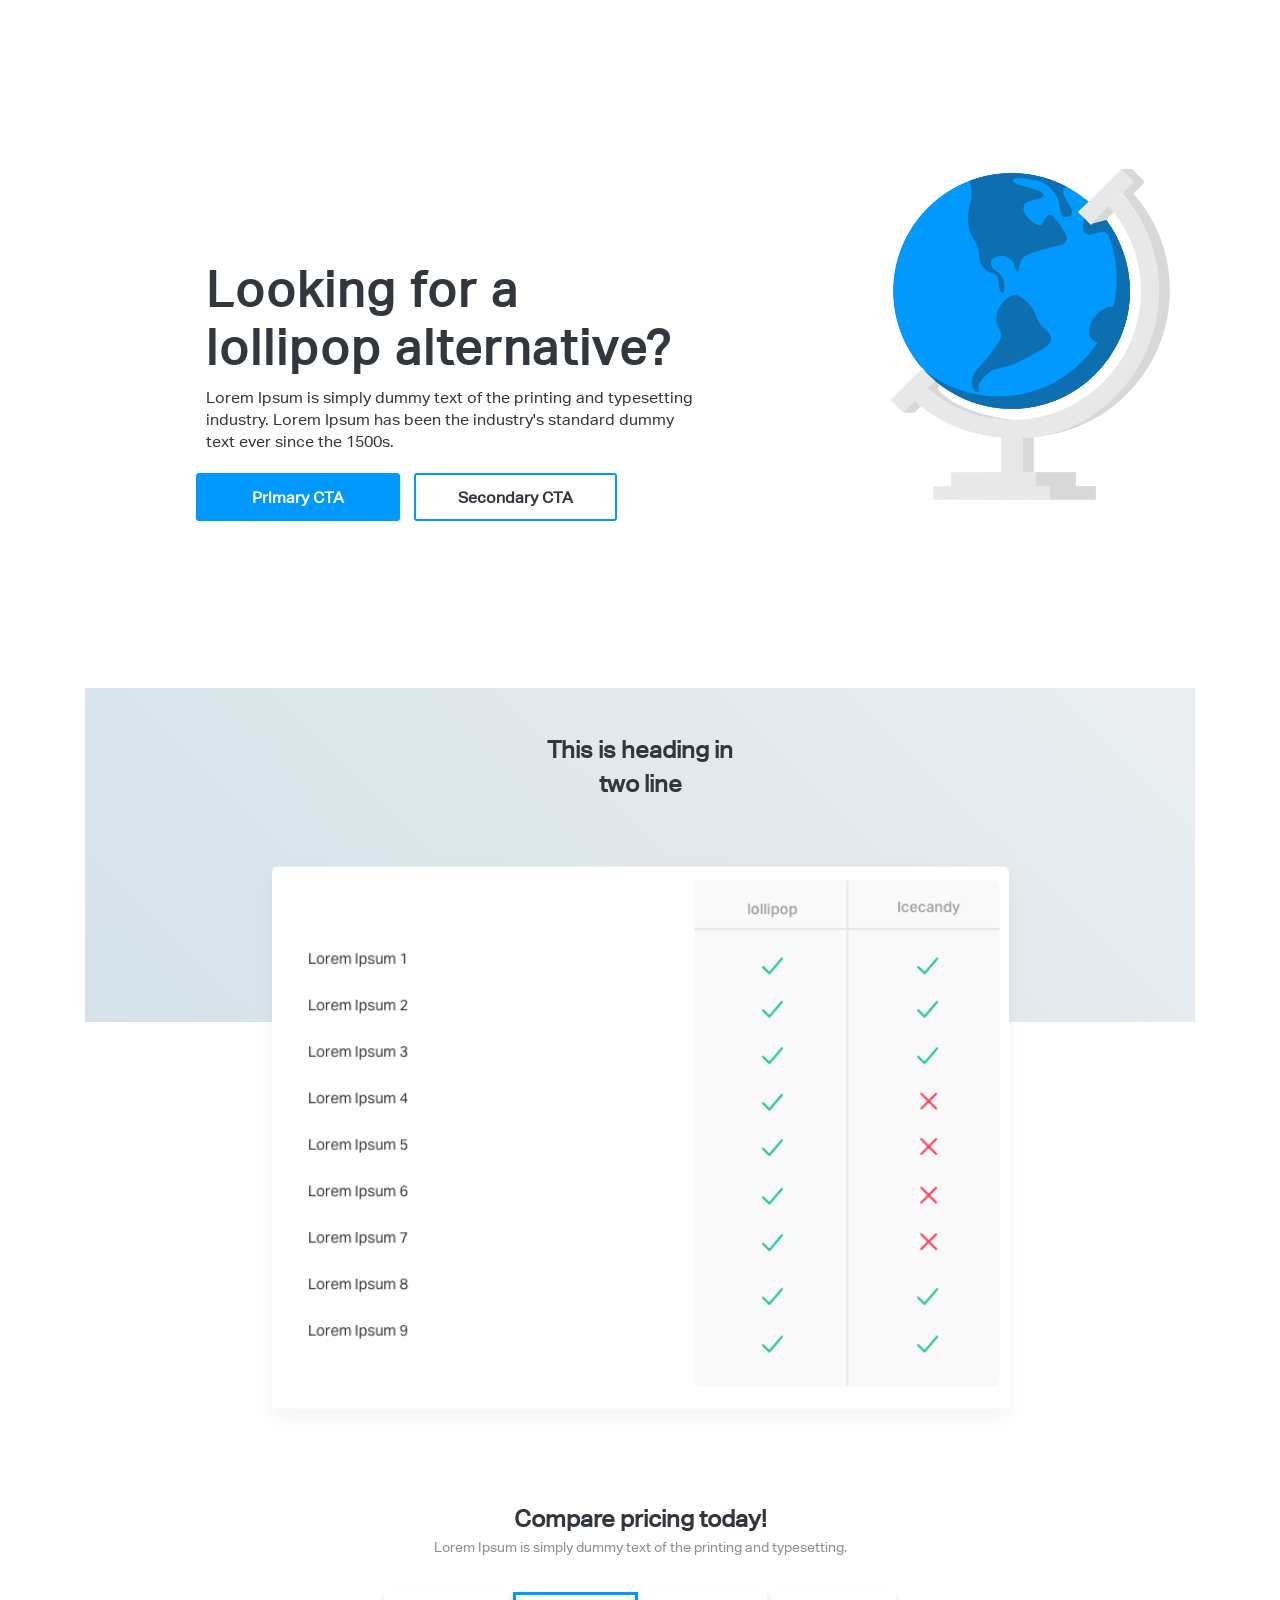
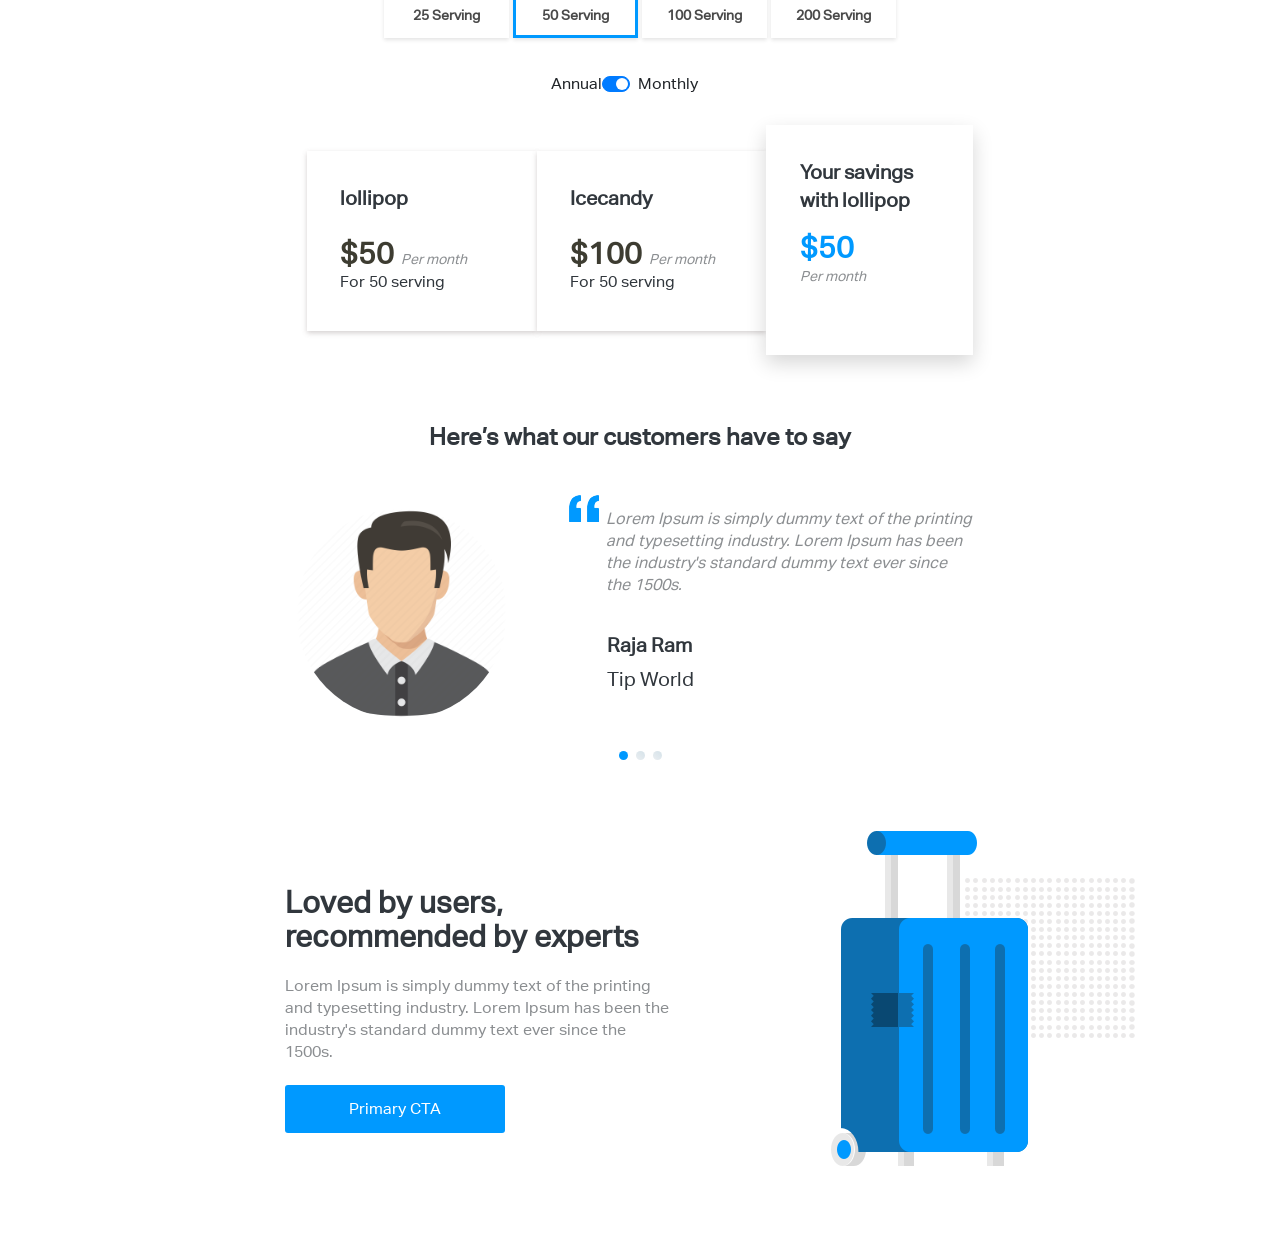
<file: index.html>
<html lang="en">
<head>
    <meta charset="UTF-8">
    <title>Document</title>
    <link rel="stylesheet" href="includes/reset.css">
    <link rel="stylesheet" href="https://stackpath.bootstrapcdn.com/bootstrap/4.4.1/css/bootstrap.min.css">
    <link rel="stylesheet" href="includes/style.css">
    
</head>
<body>

    <!-- Top section starts -->
    <section class="container section top">
        
            <span class="top-content left">
                <div class="looking-for-a-lollip">Looking for a lollipop alternative?</div>
                <div class="body">Lorem Ipsum is simply dummy text of the printing and typesetting industry. Lorem Ipsum has been the industry's standard dummy text ever since the 1500s.</div>
                <button class="primary">Primary CTA</button>
                <button class="secondry">Secondary CTA</button>
            </span>
            <span class="top-content right" id="content-desktop">
                <img  src="assets/images/globe.png" alt="globe-icon" >
            </span >  
     
    </section>
    <!-- Top section ends -->

    <!-- mid section 1 starts -->
    <section class="container mid">
        <div class="bg">
            <div class="head-in-two">This is heading in<br> two line</div>
            <!-- <div class="rectangle">
                <table class="my-table" cellspacing="0" cellpadding="0">
                    <colgroup>
                        <col span="1" style="background-color : white;">
                        <col span="2" style="background-color : #F9F9F9; border: 1px black solid; border-collapse: collapse;">
                      </colgroup>
                    <tr>
                      <th></th>
                      <th>lollipop</th> 
                      <th>Icecandy</th>
                    </tr>
                    <tr>
                      <td>Jill</td>
                      <td>Smith</td>
                      <td>50</td>
                    </tr>
                    <tr>
                      <td>Eve</td>
                      <td>Jackson</td>
                      <td>94</td>
                    </tr>
                    <tr>
                      <td>John</td>
                      <td>Doe</td>
                      <td>80</td>
                    </tr>
                  </table>
            </div> -->
            <img src="assets/images/table.png" alt="Table Compare" width="70%">
        </div>
    </section>
<!-- mid section 1 ends -->

<!-- mid section 2 starts -->
    <section class="container mid-section-2">
        <div class="compare-price">Compare pricing today!</div>
        <div class="loreum-subtext">Lorem Ipsum is simply dummy text of the printing and typesetting.</div>
        <div id="serving">
            <button name="25" class="button-select" onclick="together()">25 Serving</button>
            <button name="50" class="button-select active" onclick="together()">50 Serving</button>
            <button name="100" class="button-select" onclick="together()">100 Serving</button>
            <button name="200" class="button-select" onclick="together()">200 Serving</button>
        </div>
        <!-- Default switch -->
        <div class="toggle">
            <div>
                <span>
                    Annual
                </span>
                <span class="custom-control custom-switch ">
                    <input type="checkbox" class="custom-control-input" id="customSwitches" checked>
                    <label class="custom-control-label" for="customSwitches">Monthly</label>
                </span>
            </div>
        </div>

        <div class="cards">
            <div class="lollipop">
                <div class="text-head">lollipop</div>
                <div><span class="price" id="lollipop-price">$50 </span><span class="sub-it">Per month</span></div>
                <div class="sub-text">For 50 serving</div>
            </div>
            <div class="icecandy">
                <div class="text-head">Icecandy</div>
                <div><span class="price" id="icecandy-price">$100 </span><span class="sub-it">Per month</span></div>
                <div class="sub-text">For 50 serving</div>
            </div>
            <div class="savings">
                <div class="head-text">Your savings<br>with lollipop</div>
                <div><span class="saved" id="saved-price">$50</span></div>
                <div class="sub-it">Per month</div>
            </div>
        </div>
        
    </section>
<!-- mid section 2 ends -->

<!-- mid section 3 starts -->
    <section class="container customer-section">
        <div class="customer">Here’s what our customers have to say </div>
        
        <div class="slideshow-container1">
            <!-- Full-width images with number and caption text -->

            <div class="mySlides1 fade1 card-holder" id="holder">
                <span class="round-image"><img src="assets/images/man_4-512.webp" alt="man it" width="50%"></span>
                <span class="detail">
                    <div style="display: flex;"><img style="margin-top: -20px;" src="assets/images/comma.png" alt="comma" height="10%"><div class="detail-content">Lorem Ipsum is simply dummy text of the printing and typesetting industry. Lorem Ipsum has been the industry's standard dummy text ever since the 1500s.</div></div>
                    <div class="name">Raja Ram</div>
                    <div class="desig">Tip World</div>
                </span>
            </div>

            <div class="mySlides1 fade1 card-holder" id="holder">
                <span class="round-image"><img src="assets/images/man_4-512.webp" alt="man it" width="50%"></span>
                <span class="detail">
                    <div style="display: flex;"><img style="margin-top: -20px;" src="assets/images/comma.png" alt="comma" height="10%"><div class="detail-content">Lorem Ipsum is simply dummy text of the printing and typesetting industry. Lorem Ipsum has been the industry's standard dummy text ever since the 1500s.</div></div>
                    <div class="name">Ujjwal Batra</div>
                    <div class="desig">Tip World</div>
                </span>
            </div>

            <div class="mySlides1 fade1 card-holder" id="holder">
                <span class="round-image"><img src="assets/images/man_4-512.webp" alt="man it" width="50%"></span>
                <span class="detail">
                    <div style="display: flex;"><img style="margin-top: -20px;" src="assets/images/comma.png" alt="comma" height="10%"><div class="detail-content">Lorem Ipsum is simply dummy text of the printing and typesetting industry. Lorem Ipsum has been the industry's standard dummy text ever since the 1500s.</div></div>
                    <div class="name">Navdish Batra</div>
                    <div class="desig">Tip World</div>
                </span>
            </div>

          </div>
          <br>
          
          <!-- The dots/circles -->
          <div style="text-align:center">
            <span class="dot" onclick="currentSlide(1)"></span>
            <span class="dot" onclick="currentSlide(2)"></span>
            <span class="dot" onclick="currentSlide(3)"></span>
          </div>
    </section>
<!-- mid section 3 ends -->


<!-- end section -->
    <section class="container end-section">
        <div style="display: flex;">
            <div class="detail-2">
                <div class="head-bot">Loved by users, <br>recommended by experts</div>
                <div class="detail-content-2">Lorem Ipsum is simply dummy text of the printing and typesetting industry. Lorem Ipsum has been the industry's standard dummy text ever since the 1500s.</div>
                <button class="primary bottom">Primary CTA</button>
            </div>
            <div class="image-2"><img src="assets/images/baggage.png" alt="baggage" width=""></div>
        </div>
    </section>


    <script src="includes/js/main.js"></script>
    
</body>
</html>
</file>
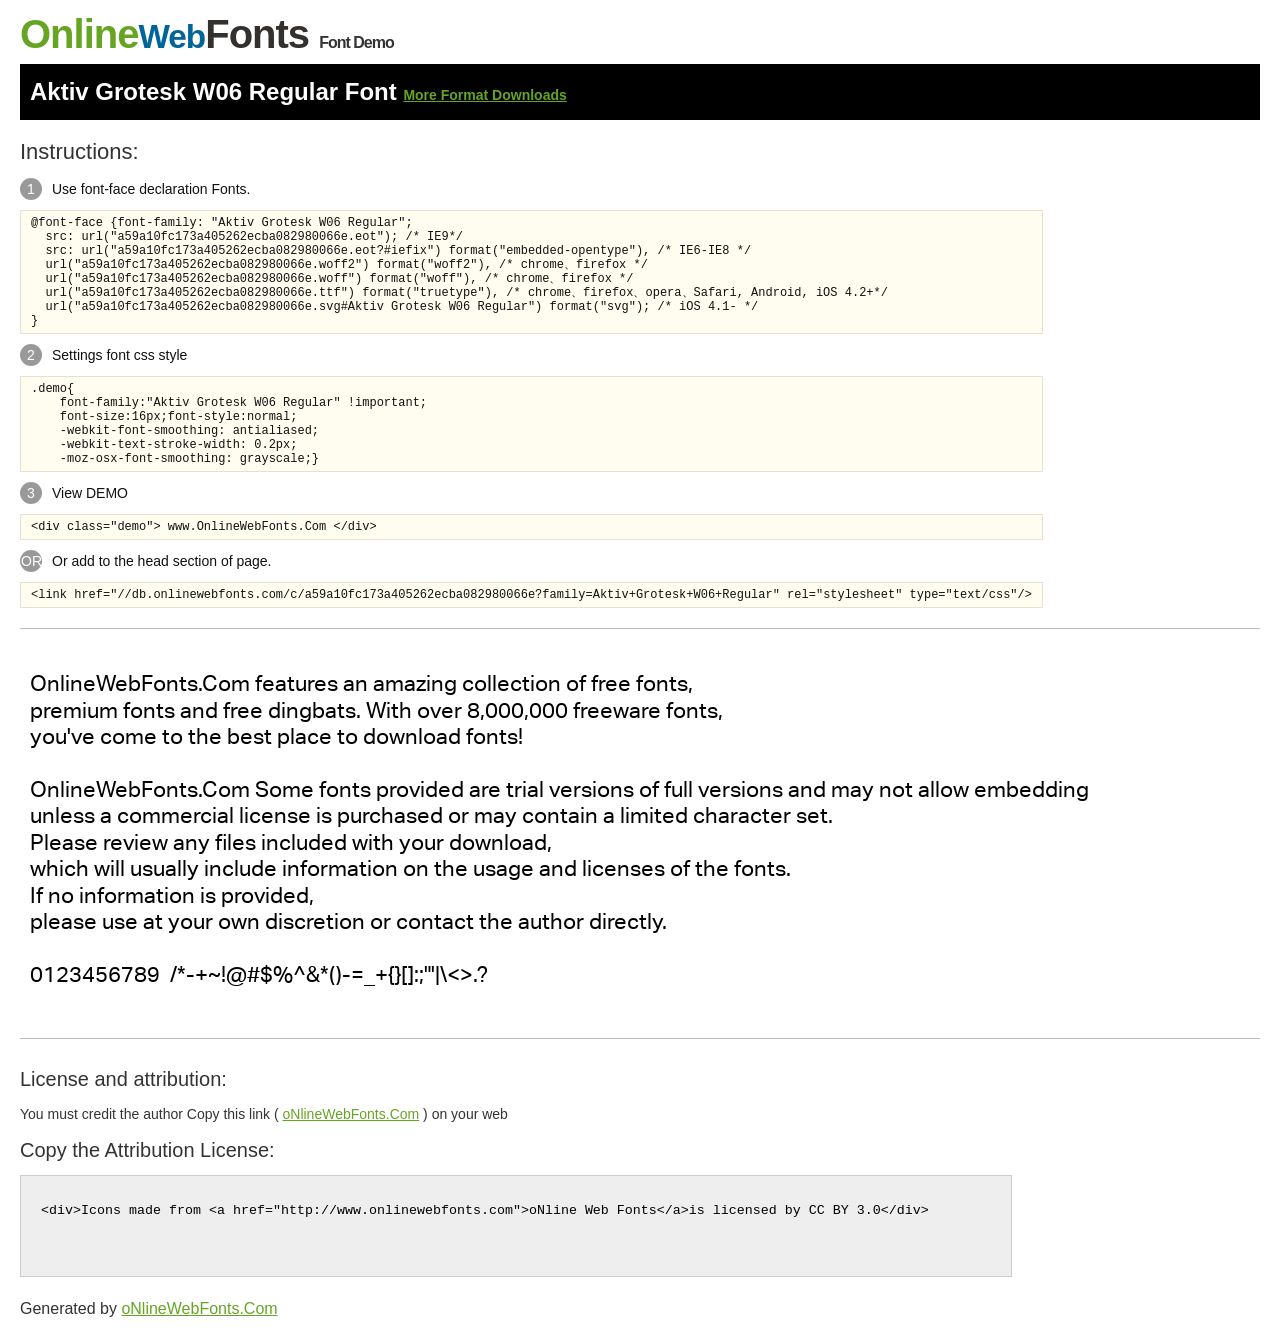
<file: assets/fonts/AktivGrotesk/@font-face/Demo.html>
<!DOCTYPE html>
<html>
<head>
<meta charset="utf-8"/>
<title>Aktiv Grotesk W06 Regular Font - OnlineWebFonts.COM</title>
<style type="text/css">
@font-face {font-family: "Aktiv Grotesk W06 Regular";
  src: url("a59a10fc173a405262ecba082980066e.eot"); /* IE9*/
  src: url("a59a10fc173a405262ecba082980066e.eot?#iefix") format("embedded-opentype"), /* IE6-IE8 */
  url("a59a10fc173a405262ecba082980066e.woff2") format("woff2"), /* chrome、firefox */
  url("a59a10fc173a405262ecba082980066e.woff") format("woff"), /* chrome、firefox */
  url("a59a10fc173a405262ecba082980066e.ttf") format("truetype"), /* chrome、firefox、opera、Safari, Android, iOS 4.2+*/
  url("a59a10fc173a405262ecba082980066e.svg#Aktiv Grotesk W06 Regular") format("svg"); /* iOS 4.1- */
}
*{margin:0;padding:0;list-style:none;}pre{border:solid 1px #e7e1cd;background-color:#fffdef;overflow:auto;font-size:12px;line-height:14px;margin-top:10px;margin-right:0;margin-bottom:10px;margin-left:0;padding-top:5px;padding-right:10px;padding-bottom:5px;padding-left:10px;}.demo pre{color:#000;line-height: 1.2em;font-family:"Aktiv Grotesk W06 Regular"!important;font-size:22px;background-color:#FFF;border-top-width:0px;border-right-width:0px;border-bottom-width:0px;border-left-width:0px;}body{font-family:sans-serif;line-height:1.5;font-size:16px;padding:20px;color:#333;}:hover,:before,:after{-webkit-transition:all 0.1s ease-in;-moz-transition:all 0.1s ease-in;-ms-transition:all 0.1s ease-in;-o-transition:all 0.1s ease-in;transition:all 0.1s ease-in;}*{-moz-box-sizing:border-box;-webkit-box-sizing:border-box;box-sizing:border-box;margin:0;padding:0;}a{color:#66A523;}h1.logo{font-size:40px;letter-spacing:-1px;margin-top:-16px;}h1.logo strong{font-size:16px;font-family:sans-serif;color:#333;}h1.logo a{color:#34302d;text-decoration:none;}h1.logo a span{color:#66A523;}h1.logo a small{color:#006699;}.info{float:left;font-size:14px;margin-top:15px;}.info ul{margin-left:0px;color:#111;margin-bottom:20px;}.info .exs{font-size:12px;color:#666;margin-left:35px;display:block;}.info ul li{margin-top:10px;list-style:none;}.info .numno{color:#fff;border-radius:20px;padding:1px;display:inline-block;width:22px;height:22px;text-align:center;margin-right:10px;background-color:#999999;}.info ul strong{font-weight:normal;color:#000;}.info .inst{font-size:22px;margin-bottom:10px;}.demo{float:left;width:100%;height:auto;border-top-width:1px;border-top-style:solid;border-top-color:#bbb;border-bottom-width:1px;border-bottom-style:solid;border-bottom-color:#bbb;padding-bottom:10px;}.demo .demo_svg{float:left;height:auto;width:100px;margin-right:5px;margin-left:5px;margin-bottom:10px;}.demo .demo_svg i{float:left;height:80px;width:80px;text-align:center;font-size:40px;margin-left:10px;line-height:80px;color:#777;}.demo .demo_svg .code{float:left;height:20px;width:100%;overflow:hidden;text-align:center;line-height:20px;font-size:11px;color:#666;}.demo .demo_svg .txt{float:left;height:20px;width:100%;font-size:11px;text-align:center;white-space:nowrap;overflow:hidden;line-height:20px;}.demo .demo_svg:hover i{font-size:60px;color:#333;}.by{padding-top:15px;float:left;width:100%;margin-top:10px;margin-right:0;margin-bottom:10px;margin-left:0;}.by{margin-bottom:10px;font-size:20px;}.by .attr{font-size:14px;color:#333;padding-top:10px;padding-bottom:10px;}textarea{width:80%;height:auto;border:1px solid #CCC;resize:none;background:#EEE;padding:20px;float:left;margin-top:10px;line-height:30px;}#footer{float:left;width:100%;margin-top:10px;padding-bottom:20px;}h2{background-color:#000;padding-top:10px;padding-bottom:10px;padding-left:10px;color:#FFF;}
</style>
</head>
<body>
<h1 class="logo"> <a href="http://www.onlinewebfonts.com/"> <span>Online</span><small>Web</small>Fonts</a> <strong>Font Demo</strong></h1>
<h2>
Aktiv Grotesk W06 Regular Font <a style="font-size:14px;" href="http://www.onlinewebfonts.com/download/a59a10fc173a405262ecba082980066e" target="_blank">More Format Downloads</a></h2>
<div class="info">
  <div class="inst">Instructions:</div>
  <ul>
    <li>
      <p> <span class="numno">1</span>Use font-face declaration Fonts.<br />
        <span class="exs">
        <pre>
@font-face {font-family: "Aktiv Grotesk W06 Regular";
  src: url("a59a10fc173a405262ecba082980066e.eot"); /* IE9*/
  src: url("a59a10fc173a405262ecba082980066e.eot?#iefix") format("embedded-opentype"), /* IE6-IE8 */
  url("a59a10fc173a405262ecba082980066e.woff2") format("woff2"), /* chrome、firefox */
  url("a59a10fc173a405262ecba082980066e.woff") format("woff"), /* chrome、firefox */
  url("a59a10fc173a405262ecba082980066e.ttf") format("truetype"), /* chrome、firefox、opera、Safari, Android, iOS 4.2+*/
  url("a59a10fc173a405262ecba082980066e.svg#Aktiv Grotesk W06 Regular") format("svg"); /* iOS 4.1- */
}
</pre>
      </span> 
    </li>
    <li>
      <p> <span class="numno">2</span>Settings font css style <br />
      <span class="exs">
<pre>
.demo{
    font-family:"Aktiv Grotesk W06 Regular" !important;
    font-size:16px;font-style:normal;
    -webkit-font-smoothing: antialiased;
    -webkit-text-stroke-width: 0.2px;
    -moz-osx-font-smoothing: grayscale;}
</pre>
      </span> 
    </li>
    <li>
      <p> <span class="numno">3</span>View DEMO <br />
      <span class="exs"><pre>
&lt;div class="demo"&gt; www.OnlineWebFonts.Com &lt;/div&gt;
</pre></span> 
    </li>
    <li>
      <p> <span class="numno">OR</span>Or add to the head section of page. <br />
      <span class="exs"><pre>
&lt;link href="//db.onlinewebfonts.com/c/a59a10fc173a405262ecba082980066e?family=Aktiv+Grotesk+W06+Regular" rel="stylesheet" type="text/css"/&gt;
</pre></span> 
    </li>
  </ul>
</div>
<div class="demo">
<pre>

OnlineWebFonts.Com features an amazing collection of free fonts,
premium fonts and free dingbats. With over 8,000,000 freeware fonts, 
you've come to the best place to download fonts! 

OnlineWebFonts.Com Some fonts provided are trial versions of full versions and may not allow embedding 
unless a commercial license is purchased or may contain a limited character set. 
Please review any files included with your download, 
which will usually include information on the usage and licenses of the fonts. 
If no information is provided, 
please use at your own discretion or contact the author directly. 

0123456789  /*-+~!@#$%^&*()-=_+{}[]:;"'|\<>.?

</pre>
</div>

<div class="by">
<div class="by_title">License and attribution:</div>
<div class="attr">You must credit the author Copy this link ( <a href="http://www.onlinewebfonts.com" target="_blank">oNlineWebFonts.Com</a> ) on your web </div><div class="usetitle">Copy the Attribution License:</div>
<textarea onclick="this.focus();this.select();">&lt;div&gt;Icons made from &lt;a href="http://www.onlinewebfonts.com"&gt;oNline Web Fonts&lt;/a&gt;is licensed by CC BY 3.0&lt;/div&gt;</textarea>
</div>
<div id="footer">
    <div>Generated by <a href="http://www.onlinewebfonts.com" target="_blank">oNlineWebFonts.Com</a></div>
</div>
</body>
</html>
</file>
<file: includes/style.css>
@font-face {
    font-family: "AktivGrotesk";
    src: url("../assets/fonts/AktivGrotesk/AktivGroteskW06Regular/AktivGroteskW06Regular.woff");
}
body{
    font-family: AktivGrotesk;
}

/* top section */
.section{
    display: flex;
    margin-right: 0 10%;
}

.top-content{
    margin-top: 140px;
    padding: 2%;
}

.left{
    flex: 2;
    padding: 10%;
}

.right{
    flex: 1;
    margin-top: 120px;
}

.looking-for-a-lollip, .body{
    color: #31373D;
    width: 489px;
    text-align: left;
    text-shadow: 2px 2px 4px rgba(59, 59, 59, 0);
}

.looking-for-a-lollip{
    font-size: 300%;
    font-weight: 700;
    line-height: 58px;
    margin: 10px;
    letter-spacing: 2px;
}

.body{ 
    font-size: 16px;
    font-weight: 400;
    line-height: 22px;
    margin: 10px;
    margin-bottom: 20px;
}

.left button{
    /* margin: 10px; */
    border-radius: 3px;
    width: 40%;
    height: 48px;
    text-align: center;
    font-weight: 700;
    font-size: 100%;
    line-height: 19px;
}
.primary{
    background-color: #0099FF;
    color: #FFFFFF;
    text-align: center;
    border: none;
    margin-right: 10px;
}
.secondry{
    color: #31373D;
    border: none;
    border: 2px solid #0099FF;
    background-color: rgb(255, 255, 255);
    border-radius: 3px;
    /* width: 222px; */
    /* height: 48px; */
}
@media screen and (max-width: 768px) {

    #content-desktop {display: none;}
        
    
    }

/* top section ends */


/* mid section 1 */
.bg{
    /* background-image: linear-gradient(44.59deg, #D5E2E9 0%, #EAEEF1 100%); */
    width: 100%;
    margin-top: 5%;
    text-align: center;
}
.bg img{
    margin-top: -20%;
}
.head-in-two {
    background-image: linear-gradient(44.59deg, #D5E2E9 0%, #EAEEF1 100%);
    padding-bottom: 20%;
    color: #31373D;
    font-size: 24px;
    font-weight: 700;
    line-height: 34px;
    text-align: center;
    padding-top: 4%;
    margin-bottom: 5%;
}

/* mid section 1 ends */

/* mid section 2 starts */
.mid-section-2{
    margin-top: 5%;
}
.compare-price{
    color: #31373D;
    font-size: 24px;
    font-weight: 700;
    line-height: 34px;
    text-align: center;
}
.loreum-subtext{
    color: #8B8E91;
    font-size: 14px;
    font-weight: 400;
    line-height: 24px;
    text-align: center;
    margin-bottom: 3%;
}

#serving{
    text-align: center;
    margin-bottom: 3%;
}
.button-select {
    background-color: #FFFFFF;
    border: none;
    box-shadow: 0 2px 4px 0 rgba(0, 0, 0, 0.11);
    width: 125px;
    height: 46px;
    cursor: pointer;
    color: #4A4A4A;
    font-size: 14px;
    font-weight: 700;
    line-height: 17px;
}

.active, .button-select:hover {
    border: 3px solid #0099FF;
}

.toggle{
    text-align: center;
}
.toggle div{
    display: flex;
    margin-left: 42%;
}
.cards{
    display: flex;
    margin: 0 20%;
    margin-top: 5%;
}
.lollipop, .icecandy{
    background-color: #FFFFFF;
    box-shadow: 0 2px 5px 0 rgba(113, 100, 100, 0.3);
    width: 238px;
    height: 180px;
    padding: 5%;
}
.text-head{
    color: #31373D;
    font-family: AktivGrotesk;
    font-size: 20px;
    font-weight: 700;
    line-height: 28px;
    text-align: left;
    margin-bottom: 15%;
}
.price{
    color: #3D3C31;
    font-size: 30px;
    font-weight: 700;
    line-height: 34px;
    text-align: left;
}
.sub-it{
    color: #8B8E91;
    font-family: AktivGrotesk;
    font-size: 14px;
    font-style: italic;
    font-weight: 400;
    line-height: 22px;
    width: 78px;
    text-align: left;
}
.sub-text{
    color: #31373D;
    font-size: 16px;
    font-weight: 400;
    line-height: 22px;
    width: 156px;
    text-align: left;
}
.savings{
    background-color: #FFFFFF;
    box-shadow: 0 8px 19px 0 rgba(0, 0, 0, 0.16);
    width: 214px;
    height: 230px;
    margin-top: -4%;
    padding: 5%;
}
.head-text{
    color: #31373D;
    font-size: 20px;
    font-weight: 700;
    line-height: 28px;
    text-align: left;
    margin-bottom: 12%;
}
.saved{
    color: #0099FF;
    font-family: AktivGrotesk;
    font-size: 30px;
    font-weight: 700;
    line-height: 34px;
    text-align: left;
}
/* mid section 2 ends */

/* customer section starts */
.customer-section{
    margin-top: 5%;
    margin-bottom: 5%;
}

.customer{
    color: #31373D;
    font-size: 24px;
    font-weight: 700;
    line-height: 34px;
    text-align: center;
}

.slideshow-container {
    /* display: flex; */
    width: 100%;
    margin: auto;
}
  
  /* Hide the images by default */
.mySlides1 {
    display: none;
}
  
  /* Next & previous buttons */
.prev, .next {
    cursor: pointer;
    position: absolute;
    top: 50%;
    width: auto;
    margin-top: -22px;
    padding: 16px;
    color: white;
    font-weight: bold;
    font-size: 18px;
    transition: 0.6s ease;
    border-radius: 0 3px 3px 0;
    user-select: none;
}

  /* Position the "next button" to the right */
.next {
    right: 0;
    border-radius: 3px 0 0 3px;
}
  
  /* On hover, add a black background color with a little bit see-through */
.prev:hover, .next:hover {
    background-color: rgba(0,0,0,0.8);
}

  /* The dots/bullets/indicators */
.dot {
    cursor: pointer;
    background-image: linear-gradient(221.9deg, #D5E2E9 0%, #EAEEF1 100%);
    border-radius: 100%;
    width: 9px;
    height: 9px;
    margin: 0 2px;
    display: inline-block;
    transition: background-color 0.6s ease;
}
  
.active1, .dot:hover {
    background-color: #0099FF;
    background-image: none;
}
  
  /* Fading animation */
.fade1 {
    -webkit-animation-name: fade;
    -webkit-animation-duration: 1.5s;
    animation-name: fade;
    animation-duration: 1.5s;
}

@-webkit-keyframes fade {
    from {opacity: .4}
    to {opacity: 1}
}
  
@keyframes fade {
    from {opacity: .4}
    to {opacity: 1}
}
.card-holder{
    margin-top: 5%;
}
.round-image{
    flex: 2;
    text-align: right;
}
.detail{
    flex: 3;
    text-align: left;
    margin-left: 5%;
}
.detail-content{
    color: #8B8E91;
    font-size: 16px;
    font-style: italic;
    font-weight: 500;
    line-height: 22px;
    width: 366px;
    text-align: left;
}
.round-image img{
    border-radius: 100%;
}

.name{
    color: #31373D;
    font-family: AktivGrotesk;
    font-size: 20px;
    font-weight: 700;
    line-height: 34px;
    text-align: left;
    margin-top: 5%;
    margin-left: 7%;
}
.desig{
    color: #31373D;
    font-family: AktivGrotesk;
    font-size: 20px;
    font-weight: 400;
    line-height: 34px;
    text-align: left;
    margin-left: 7%;
}

/* end section starts */
.end-section{
    margin-bottom: 7%;
}

.head-bot{
    margin-top: 10%;
    color: #31373D;
    font-size: 30px;
    font-weight: 700;
    line-height: 34px;
    text-align: left;
    margin-bottom: 4%;
}
.detail-content-2{
    color: #8B8E91;
    font-size: 16px;
    font-weight: 400;
    line-height: 22px;
    width: 387px;
    text-align: left;
    margin-bottom: 4%;
}
.bottom{
    background-color: #0099FF;
    border-radius: 3px;
    width: 220px;
    height: 48px;
}

.detail-2{
    flex: 3;
    margin-left: 18%;
}
.image-2{
    flex: 2;
}
</file>
